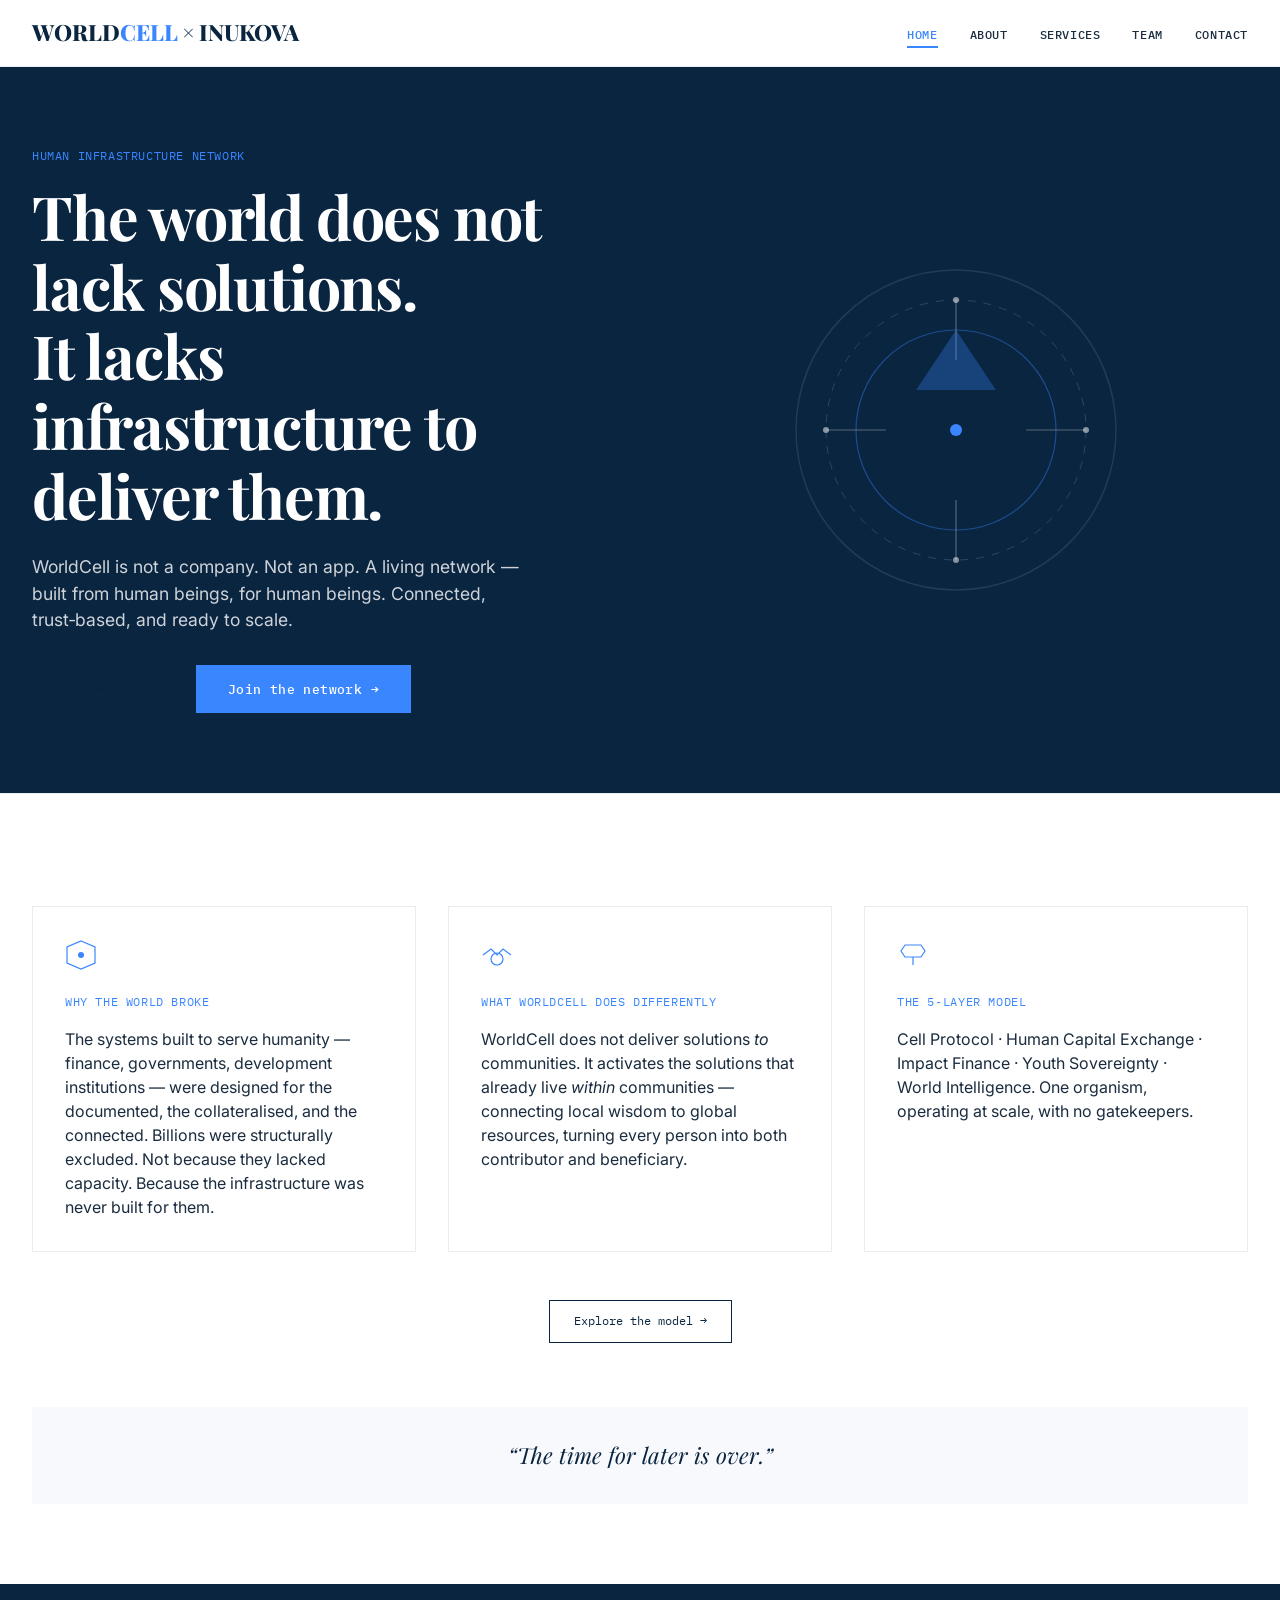
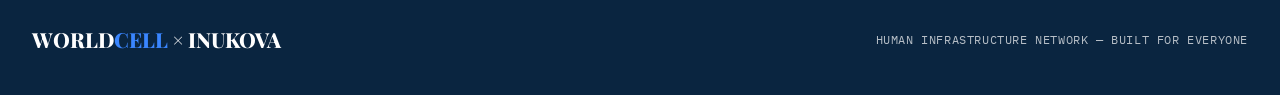
<file: index.html>
<!-- index.html - Home Page -->
<!DOCTYPE html>
<html lang="en">
<head>
  <meta charset="UTF-8">
  <meta name="viewport" content="width=device-width, initial-scale=1.0">
  <title>WorldCell — Human Infrastructure Network</title>
  <link href="https://fonts.googleapis.com/css2?family=Playfair+Display:wght@400;500;600;700;800;900&family=IBM+Plex+Mono:wght@400;500&family=Inter:opsz,wght@14..32,400;14..32,500;14..32,600&display=swap" rel="stylesheet">
  <link rel="stylesheet" href="styles.css">
</head>
<body>
  <nav class="navbar">
    <div class="nav-container">
      <div class="logo"><a href="index.html">WORLD<span>CELL</span> × INUKOVA</a></div>
      <ul class="nav-links">
        <li><a href="index.html" class="active">Home</a></li>
        <li><a href="about.html">About</a></li>
        <li><a href="services.html">Services</a></li>
        <li><a href="story.html">Team</a></li>
        <li><a href="contact.html">Contact</a></li>
      </ul>
    </div>
  </nav>

  <main>
    <section class="hero">
      <div class="hero-grid">
        <div class="hero-content">
          <p class="hero-eyebrow">Human Infrastructure Network</p>
          <h1 class="hero-headline">The world does not lack solutions.<br>It lacks infrastructure to deliver them.</h1>
          <p class="hero-sub">WorldCell is not a company. Not an app. A living network — built from human beings, for human beings. Connected, trust‑based, and ready to scale.</p>
          <div class="hero-buttons">
            <a href="about.html" class="btn-outline">Read manifesto</a>
            <a href="contact.html" class="btn-primary">Join the network →</a>
          </div>
        </div>
        <div class="hero-visual">
          <svg viewBox="0 0 400 400" fill="none">
            <circle cx="200" cy="200" r="160" stroke="white" stroke-opacity="0.1" stroke-width="1.5"/>
            <circle cx="200" cy="200" r="130" stroke="white" stroke-opacity="0.15" stroke-width="1" stroke-dasharray="8 8"/>
            <circle cx="200" cy="200" r="100" stroke="var(--accent)" stroke-opacity="0.4" stroke-width="1.2"/>
            <path d="M200 70 L200 130" stroke="white" stroke-opacity="0.3" stroke-width="1.2"/>
            <path d="M200 270 L200 330" stroke="white" stroke-opacity="0.3" stroke-width="1.2"/>
            <path d="M70 200 L130 200" stroke="white" stroke-opacity="0.3" stroke-width="1.2"/>
            <path d="M270 200 L330 200" stroke="white" stroke-opacity="0.3" stroke-width="1.2"/>
            <circle cx="200" cy="200" r="6" fill="var(--accent)"/>
            <circle cx="200" cy="70" r="3" fill="white" fill-opacity="0.5"/>
            <circle cx="200" cy="330" r="3" fill="white" fill-opacity="0.5"/>
            <circle cx="70" cy="200" r="3" fill="white" fill-opacity="0.5"/>
            <circle cx="330" cy="200" r="3" fill="white" fill-opacity="0.5"/>
            <path d="M200 100 L160 160 L240 160 Z" fill="var(--accent)" fill-opacity="0.3"/>
          </svg>
        </div>
      </div>
    </section>

    <section>
      <div class="container">
        <div class="grid-3">
          <div class="card">
            <div class="card-icon">
              <svg width="32" height="32" viewBox="0 0 32 32"><path d="M16 2 L30 8 L30 24 L16 30 L2 24 L2 8 Z" stroke="var(--accent)" stroke-width="1.2" fill="none"/><circle cx="16" cy="16" r="3" fill="var(--accent)"/></svg>
            </div>
            <div class="card-label">Why the world broke</div>
            <p>The systems built to serve humanity — finance, governments, development institutions — were designed for the documented, the collateralised, and the connected. Billions were structurally excluded. Not because they lacked capacity. Because the infrastructure was never built for them.</p>
          </div>
          <div class="card">
            <div class="card-icon">
              <svg width="32" height="32" viewBox="0 0 32 32"><path d="M2 16 L10 10 L16 16 L22 10 L30 16" stroke="var(--accent)" stroke-width="1.2" fill="none"/><circle cx="16" cy="20" r="6" stroke="var(--accent)" stroke-width="1.2" fill="none"/></svg>
            </div>
            <div class="card-label">What WorldCell does differently</div>
            <p>WorldCell does not deliver solutions <em>to</em> communities. It activates the solutions that already live <em>within</em> communities — connecting local wisdom to global resources, turning every person into both contributor and beneficiary.</p>
          </div>
          <div class="card">
            <div class="card-icon">
              <svg width="32" height="32" viewBox="0 0 32 32"><path d="M8 6 L24 6 L28 12 L24 18 L8 18 L4 12 Z" stroke="var(--accent)" stroke-width="1.2" fill="none"/><line x1="16" y1="18" x2="16" y2="26" stroke="var(--accent)" stroke-width="1.2"/></svg>
            </div>
            <div class="card-label">The 5‑layer model</div>
            <p>Cell Protocol · Human Capital Exchange · Impact Finance · Youth Sovereignty · World Intelligence. One organism, operating at scale, with no gatekeepers.</p>
          </div>
        </div>
        <div class="section-footer">
          <a href="services.html" class="btn-outline">Explore the model →</a>
        </div>
        <div class="quote-block">
          <p class="quote-text">“The time for later is over.”</p>
        </div>
      </div>
    </section>
  </main>

  <footer class="footer">
    <div class="footer-inner">
      <div class="footer-brand">WORLD<span>CELL</span> × INUKOVA</div>
      <div class="footer-tagline">Human Infrastructure Network — Built for Everyone</div>
    </div>
  </footer>
</body>
</html>
</file>
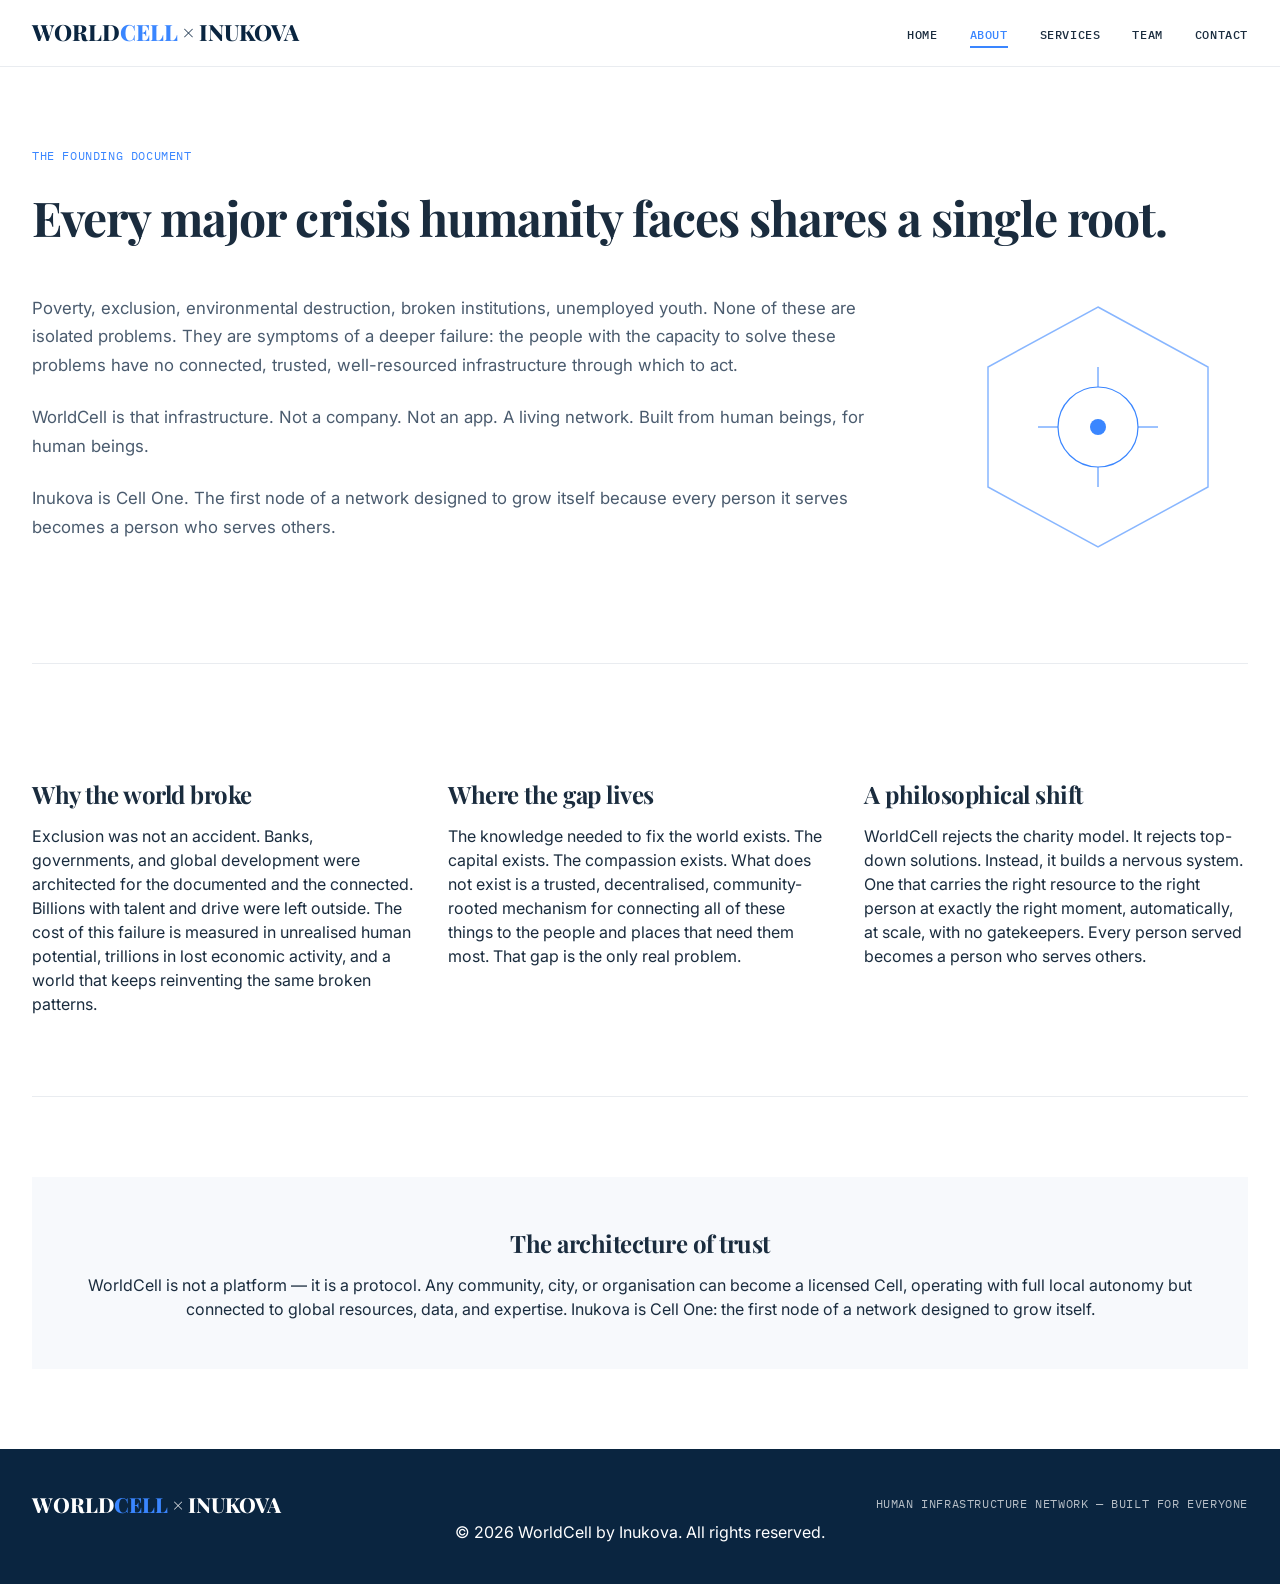
<file: about.html>
<!-- about.html - About Page -->
<!DOCTYPE html>
<html lang="en">
<head>
  <meta charset="UTF-8">
  <meta name="viewport" content="width=device-width, initial-scale=1.0">
  <title>WorldCell — About / Manifesto</title>
  <link href="https://fonts.googleapis.com/css2?family=Playfair+Display:wght@400;500;600;700;800;900&family=IBM+Plex+Mono:wght@400;500&family=Inter:opsz,wght@14..32,400;14..32,500;14..32,600&display=swap" rel="stylesheet">
  <link rel="stylesheet" href="styles.css">
</head>
<body>
  <nav class="navbar">
    <div class="nav-container">
      <div class="logo"><a href="index.html">WORLD<span>CELL</span> × INUKOVA</a></div>
      <ul class="nav-links">
        <li><a href="index.html">Home</a></li>
        <li><a href="about.html" class="active">About</a></li>
        <li><a href="services.html">Services</a></li>
        <li><a href="story.html">Team</a></li>
        <li><a href="contact.html">Contact</a></li>
      </ul>
    </div>
  </nav>

  <main>
    <div class="container">
      <section>
        <p class="section-eyebrow">The Founding Document</p>
        <h2>Every major crisis humanity faces shares a single root.</h2>
        <div class="manifesto-grid">
          <div class="manifesto-text">
            <p>Poverty, exclusion, environmental destruction, broken institutions, unemployed youth. None of these are isolated problems. They are symptoms of a deeper failure: the people with the capacity to solve these problems have no connected, trusted, well-resourced infrastructure through which to act.</p>
            <p>WorldCell is that infrastructure. Not a company. Not an app. A living network. Built from human beings, for human beings.</p>
            <p>Inukova is Cell One. The first node of a network designed to grow itself because every person it serves becomes a person who serves others.</p>
          </div>
          <div class="manifesto-visual">
            <svg viewBox="0 0 300 300" fill="none">
              <path d="M150 30 L260 90 L260 210 L150 270 L40 210 L40 90 Z" stroke="var(--accent)" stroke-width="1.5" fill="none" stroke-opacity="0.6"/>
              <circle cx="150" cy="150" r="40" stroke="var(--accent)" stroke-width="1.2" fill="none"/>
              <circle cx="150" cy="150" r="8" fill="var(--accent)"/>
              <line x1="150" y1="90" x2="150" y2="110" stroke="var(--accent)" stroke-width="1"/>
              <line x1="150" y1="190" x2="150" y2="210" stroke="var(--accent)" stroke-width="1"/>
              <line x1="90" y1="150" x2="110" y2="150" stroke="var(--accent)" stroke-width="1"/>
              <line x1="190" y1="150" x2="210" y2="150" stroke="var(--accent)" stroke-width="1"/>
            </svg>
          </div>
        </div>
      </section>

      <section>
        <div class="grid-3">
          <div>
            <h3>Why the world broke</h3>
            <p>Exclusion was not an accident. Banks, governments, and global development were architected for the documented and the connected. Billions with talent and drive were left outside. The cost of this failure is measured in unrealised human potential, trillions in lost economic activity, and a world that keeps reinventing the same broken patterns.</p>
          </div>
          <div>
            <h3>Where the gap lives</h3>
            <p>The knowledge needed to fix the world exists. The capital exists. The compassion exists. What does not exist is a trusted, decentralised, community-rooted mechanism for connecting all of these things to the people and places that need them most. That gap is the only real problem.</p>
          </div>
          <div>
            <h3>A philosophical shift</h3>
            <p>WorldCell rejects the charity model. It rejects top-down solutions. Instead, it builds a nervous system. One that carries the right resource to the right person at exactly the right moment, automatically, at scale, with no gatekeepers. Every person served becomes a person who serves others.</p>
          </div>
        </div>
      </section>

      <section>
        <div class="architecture-block">
          <h3>The architecture of trust</h3>
          <p>WorldCell is not a platform — it is a protocol. Any community, city, or organisation can become a licensed Cell, operating with full local autonomy but connected to global resources, data, and expertise. Inukova is Cell One: the first node of a network designed to grow itself.</p>
        </div>
      </section>
    </div>
  </main>

  <footer class="footer">
  <div class="footer-inner">
    <div class="footer-brand">WORLD<span>CELL</span> × INUKOVA</div>
    <div class="footer-tagline">Human Infrastructure Network — Built for Everyone</div>
  </div>
  <div class="copyright">© 2026 WorldCell by Inukova. All rights reserved.</div>
</footer>
</file>
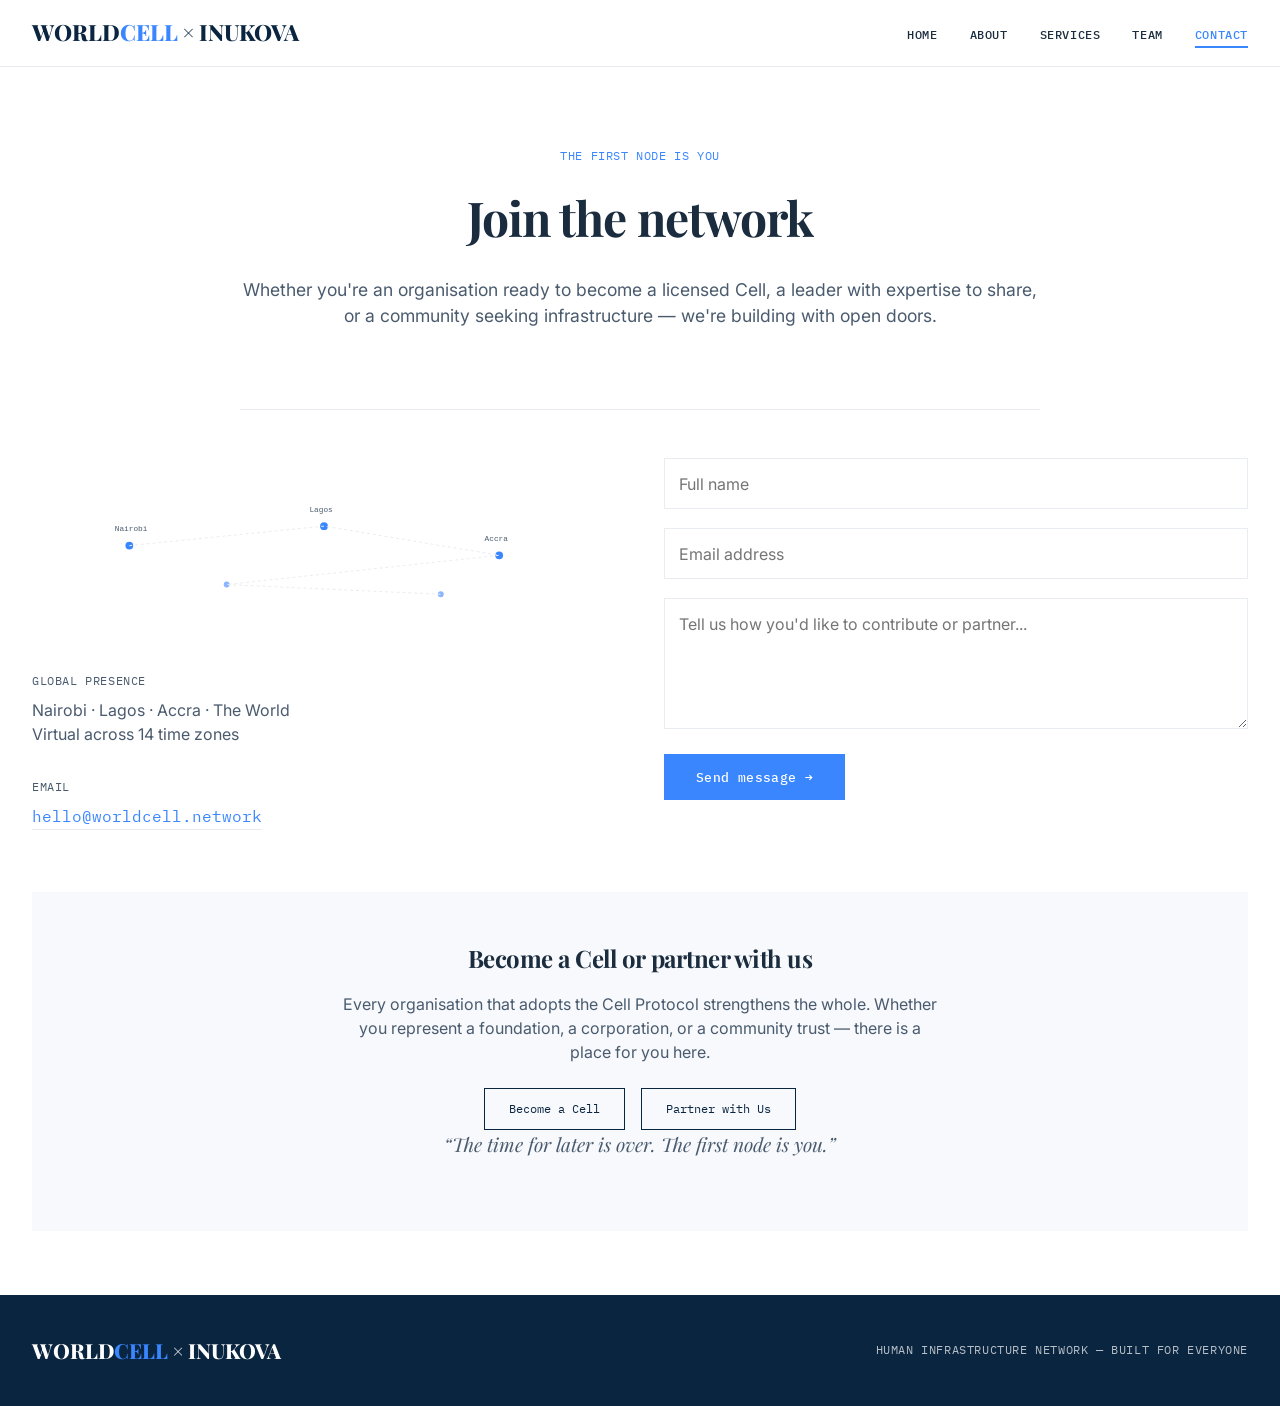
<file: contact.html>
<!-- contact.html - Contact Page -->
<!DOCTYPE html>
<html lang="en">
<head>
  <meta charset="UTF-8">
  <meta name="viewport" content="width=device-width, initial-scale=1.0">
  <title>WorldCell — Join the Network</title>
  <link href="https://fonts.googleapis.com/css2?family=Playfair+Display:wght@400;500;600;700;800;900&family=IBM+Plex+Mono:wght@400;500&family=Inter:opsz,wght@14..32,400;14..32,500;14..32,600&display=swap" rel="stylesheet">
  <link rel="stylesheet" href="styles.css">
</head>
<body>
  <nav class="navbar">
    <div class="nav-container">
      <div class="logo"><a href="index.html">WORLD<span>CELL</span> × INUKOVA</a></div>
      <ul class="nav-links">
        <li><a href="index.html">Home</a></li>
        <li><a href="about.html">About</a></li>
        <li><a href="services.html">Services</a></li>
        <li><a href="story.html">Team</a></li>
        <li><a href="contact.html" class="active">Contact</a></li>
      </ul>
    </div>
  </nav>

  <main>
    <div class="container">
      <section class="contact-intro">
        <p class="section-eyebrow">The First Node Is You</p>
        <h2>Join the network</h2>
        <p class="contact-subhead">Whether you're an organisation ready to become a licensed Cell, a leader with expertise to share, or a community seeking infrastructure — we're building with open doors.</p>
      </section>

      <div class="contact-grid">
        <div class="contact-info">
          <div class="contact-map">
            <svg viewBox="0 0 600 180" preserveAspectRatio="xMidYMid meet">
              <circle cx="100" cy="90" r="4" fill="var(--accent)"/>
              <text x="85" y="75" font-size="8" fill="var(--text-soft)" font-family="monospace">Nairobi</text>
              <circle cx="300" cy="70" r="4" fill="var(--accent)"/>
              <text x="285" y="55" font-size="8" fill="var(--text-soft)" font-family="monospace">Lagos</text>
              <circle cx="480" cy="100" r="4" fill="var(--accent)"/>
              <text x="465" y="85" font-size="8" fill="var(--text-soft)" font-family="monospace">Accra</text>
              <circle cx="200" cy="130" r="3" fill="var(--accent)" opacity="0.6"/>
              <circle cx="420" cy="140" r="3" fill="var(--accent)" opacity="0.6"/>
              <path d="M100 90 L300 70 L480 100 L200 130 L420 140" stroke="var(--gray-border)" stroke-width="1" fill="none" stroke-dasharray="3 3"/>
            </svg>
          </div>
          <div class="contact-details">
            <p class="mono-label">Global presence</p>
            <p>Nairobi · Lagos · Accra · The World<br>Virtual across 14 time zones</p>
            <p class="mono-label" style="margin-top: 2rem;">Email</p>
            <a href="mailto:hello@worldcell.network" class="contact-email">hello@worldcell.network</a>
          </div>
        </div>
        <div class="contact-form">
          <form action="#" method="post">
            <div class="form-group">
              <input type="text" name="name" placeholder="Full name" required>
            </div>
            <div class="form-group">
              <input type="email" name="email" placeholder="Email address" required>
            </div>
            <div class="form-group">
              <textarea rows="5" name="message" placeholder="Tell us how you'd like to contribute or partner..."></textarea>
            </div>
            <button type="submit" class="btn-primary">Send message →</button>
          </form>
        </div>
      </div>

      <div class="contact-cta">
        <div class="cta-block">
          <h3>Become a Cell or partner with us</h3>
          <p>Every organisation that adopts the Cell Protocol strengthens the whole. Whether you represent a foundation, a corporation, or a community trust — there is a place for you here.</p>
          <div class="double-buttons">
            <a href="#" class="btn-outline">Become a Cell</a>
            <a href="#" class="btn-outline">Partner with Us</a>
          </div>
          <p class="cta-quote">“The time for later is over. The first node is you.”</p>
        </div>
      </div>
    </div>
  </main>

  <footer class="footer">
    <div class="footer-inner">
      <div class="footer-brand">WORLD<span>CELL</span> × INUKOVA</div>
      <div class="footer-tagline">Human Infrastructure Network — Built for Everyone</div>
    </div>
  </footer>
</body>
</html>
</file>
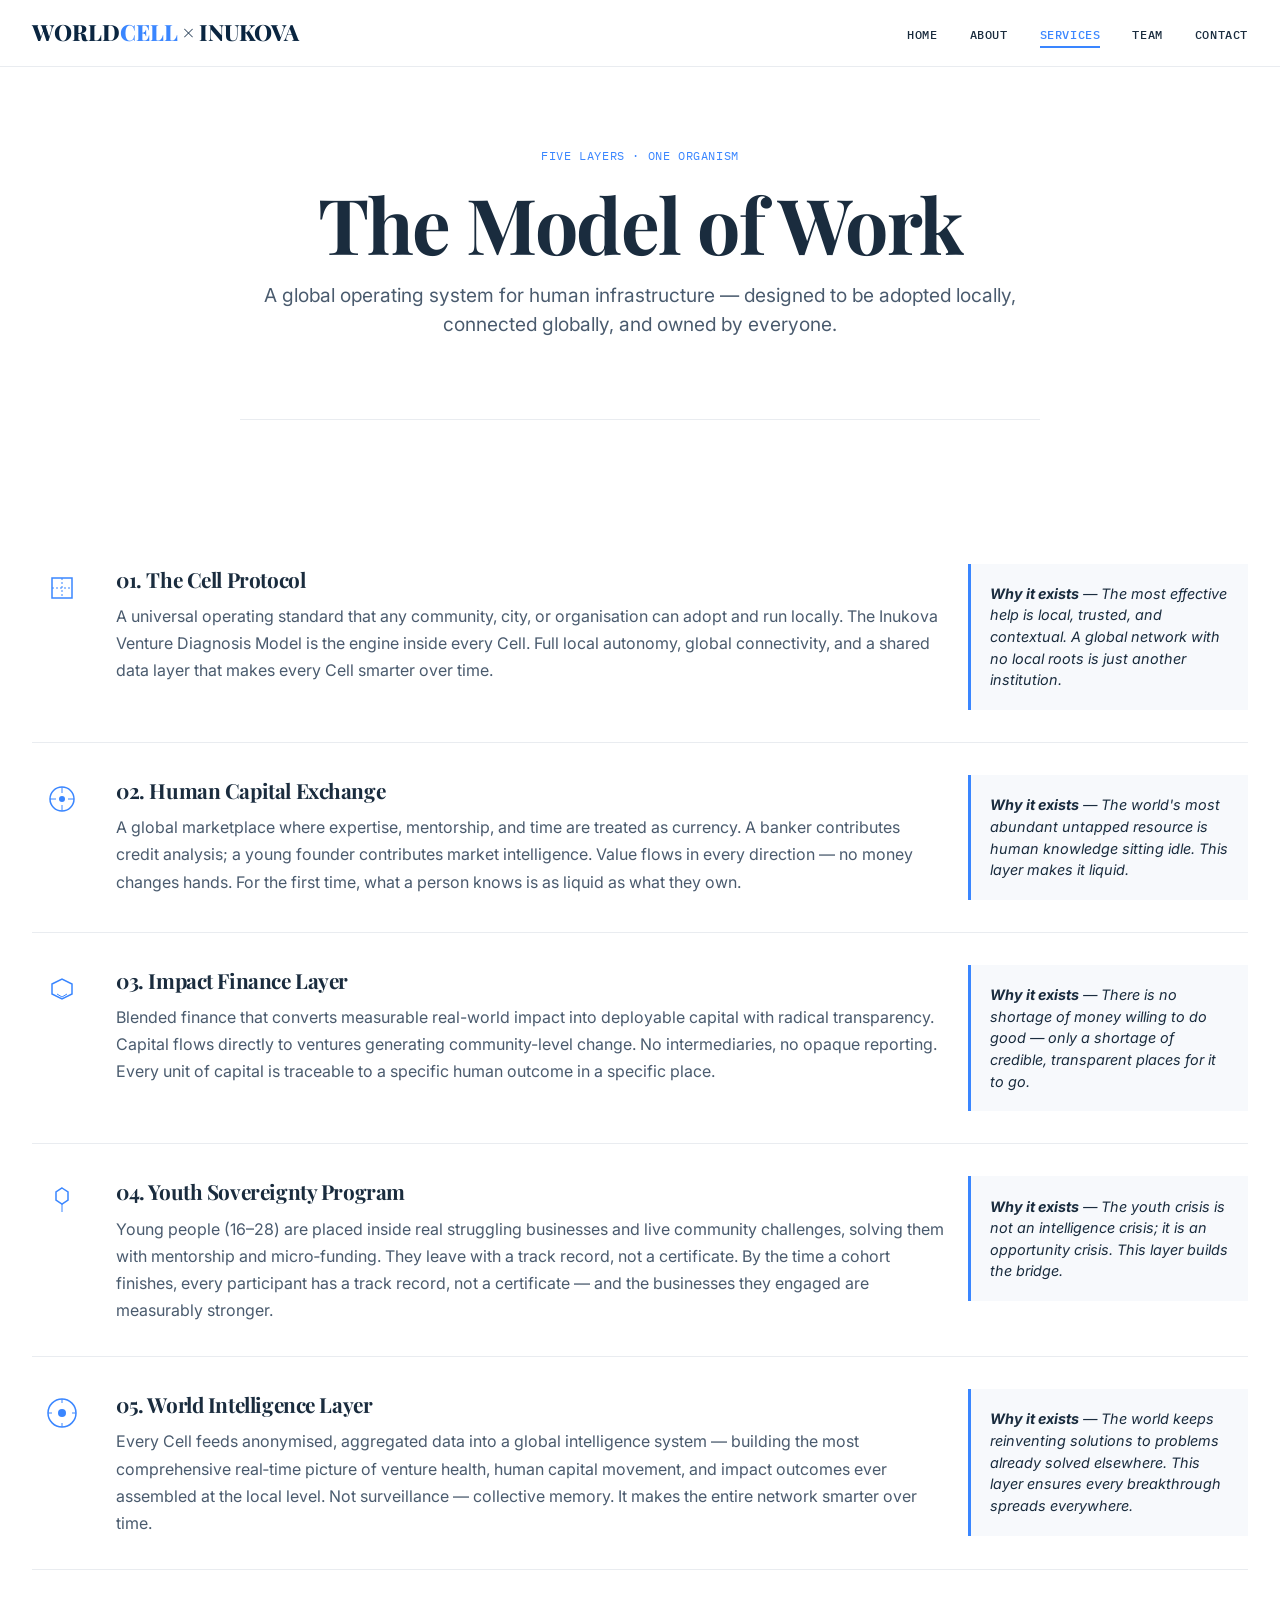
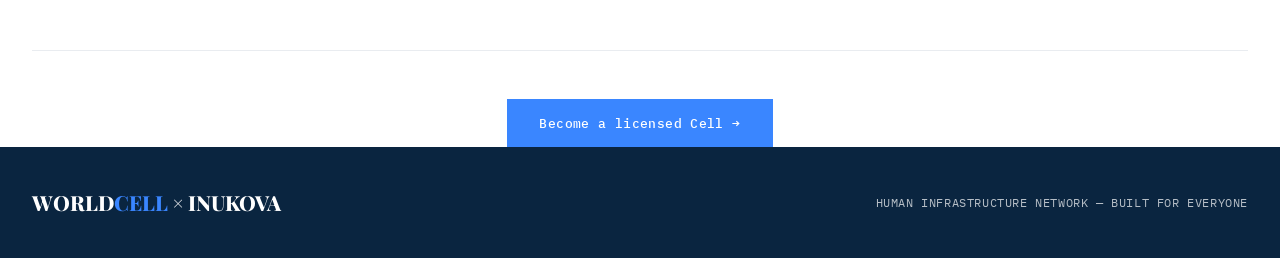
<file: Services.html>
<!-- services.html - Services / Model of Work -->
<!DOCTYPE html>
<html lang="en">
<head>
  <meta charset="UTF-8">
  <meta name="viewport" content="width=device-width, initial-scale=1.0">
  <title>WorldCell — The Model of Work</title>
  <link href="https://fonts.googleapis.com/css2?family=Playfair+Display:wght@400;500;600;700;800;900&family=IBM+Plex+Mono:wght@400;500&family=Inter:opsz,wght@14..32,400;14..32,500;14..32,600&display=swap" rel="stylesheet">
  <link rel="stylesheet" href="styles.css">
</head>
<body>
  <nav class="navbar">
    <div class="nav-container">
      <div class="logo"><a href="index.html">WORLD<span>CELL</span> × INUKOVA</a></div>
      <ul class="nav-links">
        <li><a href="index.html">Home</a></li>
        <li><a href="about.html">About</a></li>
        <li><a href="services.html" class="active">Services</a></li>
        <li><a href="team.html">Team</a></li>
        <li><a href="contact.html">Contact</a></li>
      </ul>
    </div>
  </nav>

  <main>
    <div class="container">
      <section class="services-intro">
        <p class="section-eyebrow">Five Layers · One Organism</p>
        <h1>The Model of Work</h1>
        <p class="services-subhead">A global operating system for human infrastructure — designed to be adopted locally, connected globally, and owned by everyone.</p>
      </section>

      <section class="layers-section">
        <div class="layer">
          <div class="layer-icon">
            <svg width="40" height="40" viewBox="0 0 40 40">
              <rect x="10" y="10" width="20" height="20" stroke="var(--accent)" stroke-width="1.5" fill="none"/>
              <line x1="20" y1="10" x2="20" y2="30" stroke="var(--accent)" stroke-width="1" stroke-dasharray="2 2"/>
              <line x1="10" y1="20" x2="30" y2="20" stroke="var(--accent)" stroke-width="1" stroke-dasharray="2 2"/>
            </svg>
          </div>
          <div class="layer-content">
            <h3>01. The Cell Protocol</h3>
            <p>A universal operating standard that any community, city, or organisation can adopt and run locally. The Inukova Venture Diagnosis Model is the engine inside every Cell. Full local autonomy, global connectivity, and a shared data layer that makes every Cell smarter over time.</p>
          </div>
          <div class="layer-reason">
            <p><strong>Why it exists</strong> — The most effective help is local, trusted, and contextual. A global network with no local roots is just another institution.</p>
          </div>
        </div>

        <div class="layer">
          <div class="layer-icon">
            <svg width="40" height="40" viewBox="0 0 40 40">
              <circle cx="20" cy="20" r="12" stroke="var(--accent)" stroke-width="1.5" fill="none"/>
              <circle cx="20" cy="20" r="3" fill="var(--accent)"/>
              <line x1="20" y1="8" x2="20" y2="14" stroke="var(--accent)" stroke-width="1"/>
              <line x1="20" y1="26" x2="20" y2="32" stroke="var(--accent)" stroke-width="1"/>
              <line x1="8" y1="20" x2="14" y2="20" stroke="var(--accent)" stroke-width="1"/>
              <line x1="26" y1="20" x2="32" y2="20" stroke="var(--accent)" stroke-width="1"/>
            </svg>
          </div>
          <div class="layer-content">
            <h3>02. Human Capital Exchange</h3>
            <p>A global marketplace where expertise, mentorship, and time are treated as currency. A banker contributes credit analysis; a young founder contributes market intelligence. Value flows in every direction — no money changes hands. For the first time, what a person knows is as liquid as what they own.</p>
          </div>
          <div class="layer-reason">
            <p><strong>Why it exists</strong> — The world's most abundant untapped resource is human knowledge sitting idle. This layer makes it liquid.</p>
          </div>
        </div>

        <div class="layer">
          <div class="layer-icon">
            <svg width="40" height="40" viewBox="0 0 40 40">
              <path d="M10 15 L20 10 L30 15 L30 25 L20 30 L10 25 Z" stroke="var(--accent)" stroke-width="1.5" fill="none"/>
              <path d="M15 25 L20 28 L25 25" stroke="var(--accent)" stroke-width="1" fill="none"/>
            </svg>
          </div>
          <div class="layer-content">
            <h3>03. Impact Finance Layer</h3>
            <p>Blended finance that converts measurable real-world impact into deployable capital with radical transparency. Capital flows directly to ventures generating community-level change. No intermediaries, no opaque reporting. Every unit of capital is traceable to a specific human outcome in a specific place.</p>
          </div>
          <div class="layer-reason">
            <p><strong>Why it exists</strong> — There is no shortage of money willing to do good — only a shortage of credible, transparent places for it to go.</p>
          </div>
        </div>

        <div class="layer">
          <div class="layer-icon">
            <svg width="40" height="40" viewBox="0 0 40 40">
              <path d="M20 8 L26 12 L26 20 L20 24 L14 20 L14 12 Z" stroke="var(--accent)" stroke-width="1.5" fill="none"/>
              <line x1="20" y1="24" x2="20" y2="32" stroke="var(--accent)" stroke-width="1"/>
            </svg>
          </div>
          <div class="layer-content">
            <h3>04. Youth Sovereignty Program</h3>
            <p>Young people (16–28) are placed inside real struggling businesses and live community challenges, solving them with mentorship and micro‑funding. They leave with a track record, not a certificate. By the time a cohort finishes, every participant has a track record, not a certificate — and the businesses they engaged are measurably stronger.</p>
          </div>
          <div class="layer-reason">
            <p><strong>Why it exists</strong> — The youth crisis is not an intelligence crisis; it is an opportunity crisis. This layer builds the bridge.</p>
          </div>
        </div>

        <div class="layer">
          <div class="layer-icon">
            <svg width="40" height="40" viewBox="0 0 40 40">
              <circle cx="20" cy="20" r="14" stroke="var(--accent)" stroke-width="1.5" fill="none"/>
              <circle cx="20" cy="20" r="4" fill="var(--accent)"/>
              <line x1="20" y1="6" x2="20" y2="10" stroke="var(--accent)" stroke-width="1"/>
              <line x1="20" y1="30" x2="20" y2="34" stroke="var(--accent)" stroke-width="1"/>
              <line x1="6" y1="20" x2="10" y2="20" stroke="var(--accent)" stroke-width="1"/>
              <line x1="30" y1="20" x2="34" y2="20" stroke="var(--accent)" stroke-width="1"/>
            </svg>
          </div>
          <div class="layer-content">
            <h3>05. World Intelligence Layer</h3>
            <p>Every Cell feeds anonymised, aggregated data into a global intelligence system — building the most comprehensive real‑time picture of venture health, human capital movement, and impact outcomes ever assembled at the local level. Not surveillance — collective memory. It makes the entire network smarter over time.</p>
          </div>
          <div class="layer-reason">
            <p><strong>Why it exists</strong> — The world keeps reinventing solutions to problems already solved elsewhere. This layer ensures every breakthrough spreads everywhere.</p>
          </div>
        </div>
      </section>

      <div class="services-cta">
        <a href="contact.html" class="btn-primary">Become a licensed Cell →</a>
      </div>
    </div>
  </main>

  <footer class="footer">
    <div class="footer-inner">
      <div class="footer-brand">WORLD<span>CELL</span> × INUKOVA</div>
      <div class="footer-tagline">Human Infrastructure Network — Built for Everyone</div>
    </div>
  </footer>
</body>
</html>
</file>
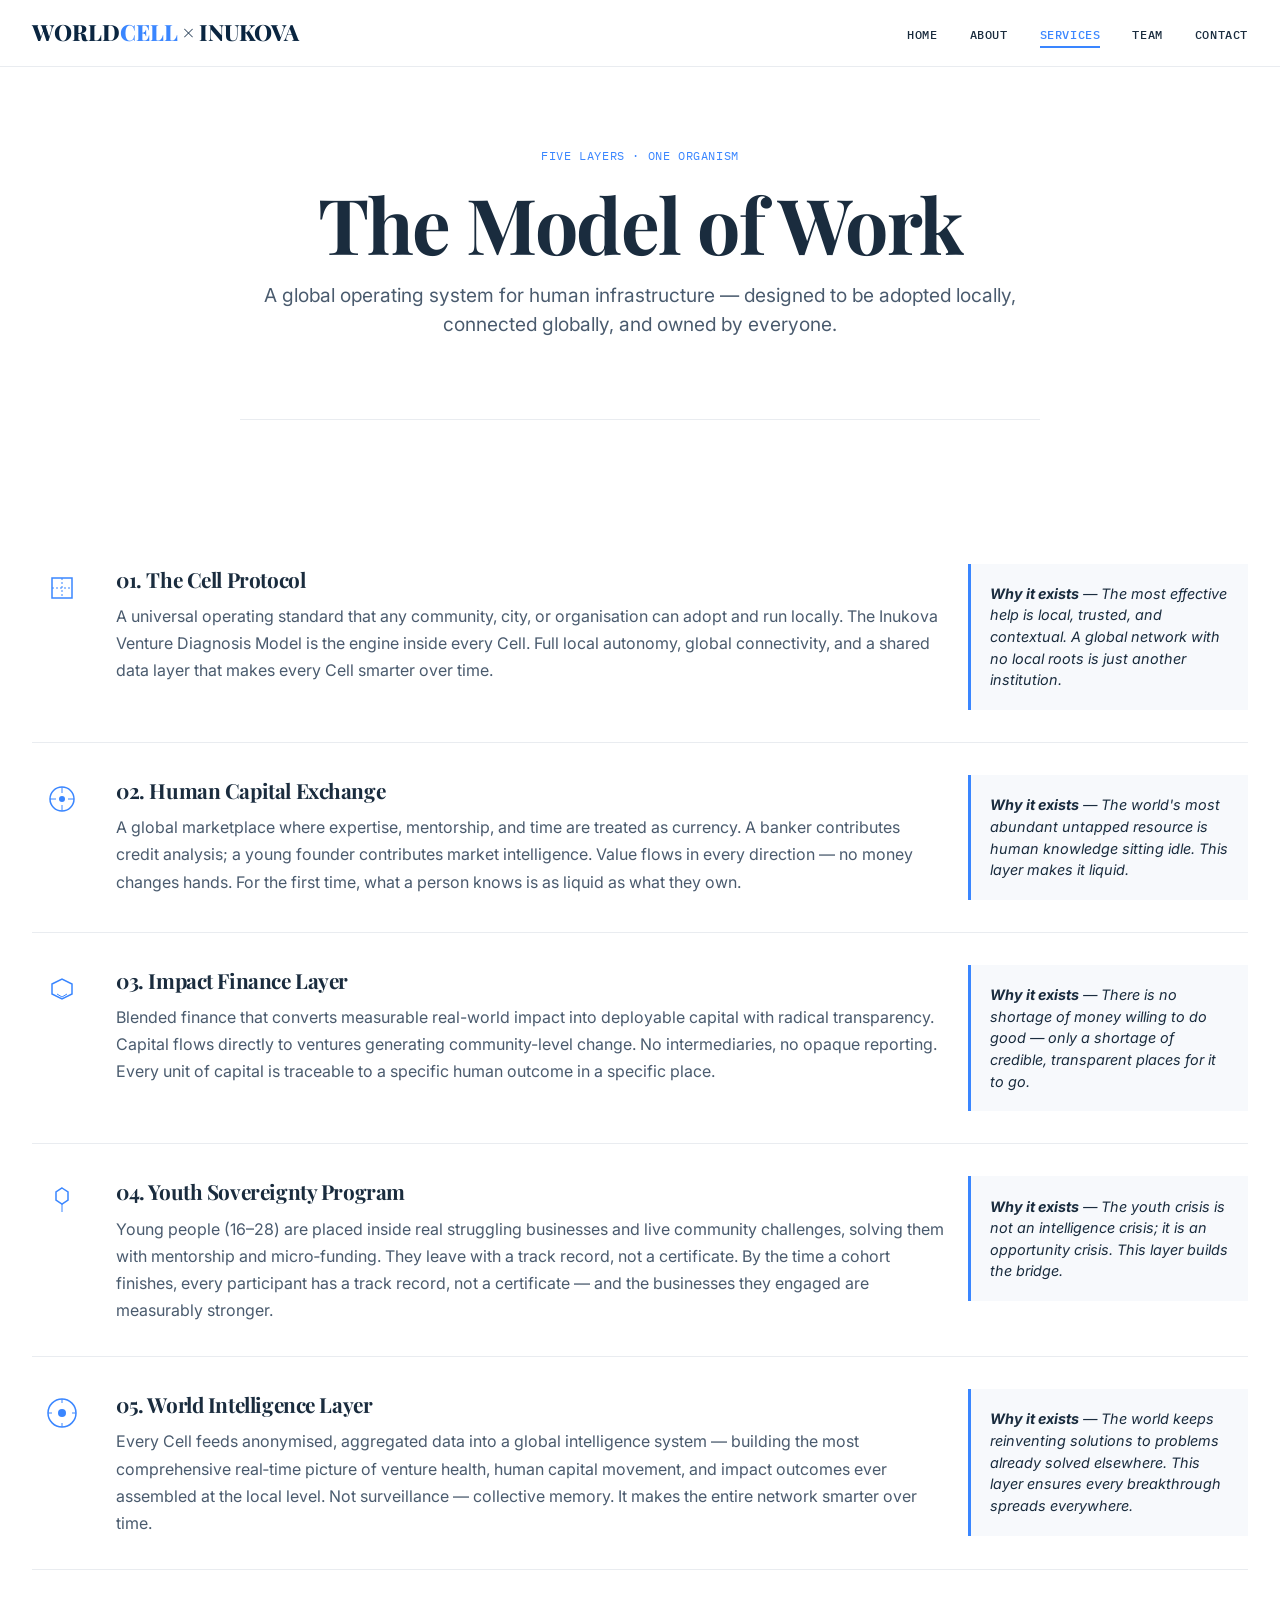
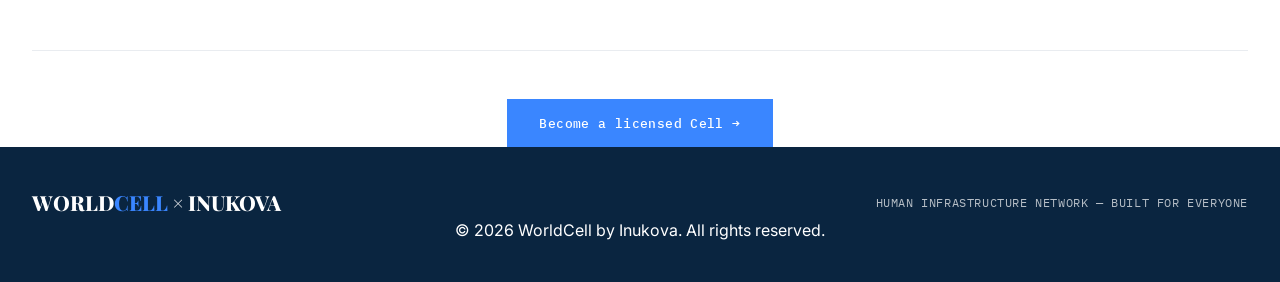
<file: services.html>
<!-- services.html - Services / Model of Work -->
<!DOCTYPE html>
<html lang="en">
<head>
  <meta charset="UTF-8">
  <meta name="viewport" content="width=device-width, initial-scale=1.0">
  <title>WorldCell — The Model of Work</title>
  <link href="https://fonts.googleapis.com/css2?family=Playfair+Display:wght@400;500;600;700;800;900&family=IBM+Plex+Mono:wght@400;500&family=Inter:opsz,wght@14..32,400;14..32,500;14..32,600&display=swap" rel="stylesheet">
  <link rel="stylesheet" href="styles.css">
</head>
<body>
  <nav class="navbar">
    <div class="nav-container">
      <div class="logo"><a href="index.html">WORLD<span>CELL</span> × INUKOVA</a></div>
      <ul class="nav-links">
        <li><a href="index.html">Home</a></li>
        <li><a href="about.html">About</a></li>
        <li><a href="services.html" class="active">Services</a></li>
        <li><a href="story.html">Team</a></li>
        <li><a href="contact.html">Contact</a></li>
      </ul>
    </div>
  </nav>

  <main>
    <div class="container">
      <section class="services-intro">
        <p class="section-eyebrow">Five Layers · One Organism</p>
        <h1>The Model of Work</h1>
        <p class="services-subhead">A global operating system for human infrastructure — designed to be adopted locally, connected globally, and owned by everyone.</p>
      </section>

      <section class="layers-section">
        <div class="layer">
          <div class="layer-icon">
            <svg width="40" height="40" viewBox="0 0 40 40">
              <rect x="10" y="10" width="20" height="20" stroke="var(--accent)" stroke-width="1.5" fill="none"/>
              <line x1="20" y1="10" x2="20" y2="30" stroke="var(--accent)" stroke-width="1" stroke-dasharray="2 2"/>
              <line x1="10" y1="20" x2="30" y2="20" stroke="var(--accent)" stroke-width="1" stroke-dasharray="2 2"/>
            </svg>
          </div>
          <div class="layer-content">
            <h3>01. The Cell Protocol</h3>
            <p>A universal operating standard that any community, city, or organisation can adopt and run locally. The Inukova Venture Diagnosis Model is the engine inside every Cell. Full local autonomy, global connectivity, and a shared data layer that makes every Cell smarter over time.</p>
          </div>
          <div class="layer-reason">
            <p><strong>Why it exists</strong> — The most effective help is local, trusted, and contextual. A global network with no local roots is just another institution.</p>
          </div>
        </div>

        <div class="layer">
          <div class="layer-icon">
            <svg width="40" height="40" viewBox="0 0 40 40">
              <circle cx="20" cy="20" r="12" stroke="var(--accent)" stroke-width="1.5" fill="none"/>
              <circle cx="20" cy="20" r="3" fill="var(--accent)"/>
              <line x1="20" y1="8" x2="20" y2="14" stroke="var(--accent)" stroke-width="1"/>
              <line x1="20" y1="26" x2="20" y2="32" stroke="var(--accent)" stroke-width="1"/>
              <line x1="8" y1="20" x2="14" y2="20" stroke="var(--accent)" stroke-width="1"/>
              <line x1="26" y1="20" x2="32" y2="20" stroke="var(--accent)" stroke-width="1"/>
            </svg>
          </div>
          <div class="layer-content">
            <h3>02. Human Capital Exchange</h3>
            <p>A global marketplace where expertise, mentorship, and time are treated as currency. A banker contributes credit analysis; a young founder contributes market intelligence. Value flows in every direction — no money changes hands. For the first time, what a person knows is as liquid as what they own.</p>
          </div>
          <div class="layer-reason">
            <p><strong>Why it exists</strong> — The world's most abundant untapped resource is human knowledge sitting idle. This layer makes it liquid.</p>
          </div>
        </div>

        <div class="layer">
          <div class="layer-icon">
            <svg width="40" height="40" viewBox="0 0 40 40">
              <path d="M10 15 L20 10 L30 15 L30 25 L20 30 L10 25 Z" stroke="var(--accent)" stroke-width="1.5" fill="none"/>
              <path d="M15 25 L20 28 L25 25" stroke="var(--accent)" stroke-width="1" fill="none"/>
            </svg>
          </div>
          <div class="layer-content">
            <h3>03. Impact Finance Layer</h3>
            <p>Blended finance that converts measurable real-world impact into deployable capital with radical transparency. Capital flows directly to ventures generating community-level change. No intermediaries, no opaque reporting. Every unit of capital is traceable to a specific human outcome in a specific place.</p>
          </div>
          <div class="layer-reason">
            <p><strong>Why it exists</strong> — There is no shortage of money willing to do good — only a shortage of credible, transparent places for it to go.</p>
          </div>
        </div>

        <div class="layer">
          <div class="layer-icon">
            <svg width="40" height="40" viewBox="0 0 40 40">
              <path d="M20 8 L26 12 L26 20 L20 24 L14 20 L14 12 Z" stroke="var(--accent)" stroke-width="1.5" fill="none"/>
              <line x1="20" y1="24" x2="20" y2="32" stroke="var(--accent)" stroke-width="1"/>
            </svg>
          </div>
          <div class="layer-content">
            <h3>04. Youth Sovereignty Program</h3>
            <p>Young people (16–28) are placed inside real struggling businesses and live community challenges, solving them with mentorship and micro‑funding. They leave with a track record, not a certificate. By the time a cohort finishes, every participant has a track record, not a certificate — and the businesses they engaged are measurably stronger.</p>
          </div>
          <div class="layer-reason">
            <p><strong>Why it exists</strong> — The youth crisis is not an intelligence crisis; it is an opportunity crisis. This layer builds the bridge.</p>
          </div>
        </div>

        <div class="layer">
          <div class="layer-icon">
            <svg width="40" height="40" viewBox="0 0 40 40">
              <circle cx="20" cy="20" r="14" stroke="var(--accent)" stroke-width="1.5" fill="none"/>
              <circle cx="20" cy="20" r="4" fill="var(--accent)"/>
              <line x1="20" y1="6" x2="20" y2="10" stroke="var(--accent)" stroke-width="1"/>
              <line x1="20" y1="30" x2="20" y2="34" stroke="var(--accent)" stroke-width="1"/>
              <line x1="6" y1="20" x2="10" y2="20" stroke="var(--accent)" stroke-width="1"/>
              <line x1="30" y1="20" x2="34" y2="20" stroke="var(--accent)" stroke-width="1"/>
            </svg>
          </div>
          <div class="layer-content">
            <h3>05. World Intelligence Layer</h3>
            <p>Every Cell feeds anonymised, aggregated data into a global intelligence system — building the most comprehensive real‑time picture of venture health, human capital movement, and impact outcomes ever assembled at the local level. Not surveillance — collective memory. It makes the entire network smarter over time.</p>
          </div>
          <div class="layer-reason">
            <p><strong>Why it exists</strong> — The world keeps reinventing solutions to problems already solved elsewhere. This layer ensures every breakthrough spreads everywhere.</p>
          </div>
        </div>
      </section>

      <div class="services-cta">
        <a href="contact.html" class="btn-primary">Become a licensed Cell →</a>
      </div>
    </div>
  </main>

<footer class="footer">
  <div class="footer-inner">
    <div class="footer-brand">WORLD<span>CELL</span> × INUKOVA</div>
    <div class="footer-tagline">Human Infrastructure Network — Built for Everyone</div>
  </div>
  <div class="copyright">© 2026 WorldCell by Inukova. All rights reserved.</div>
</footer>
</file>
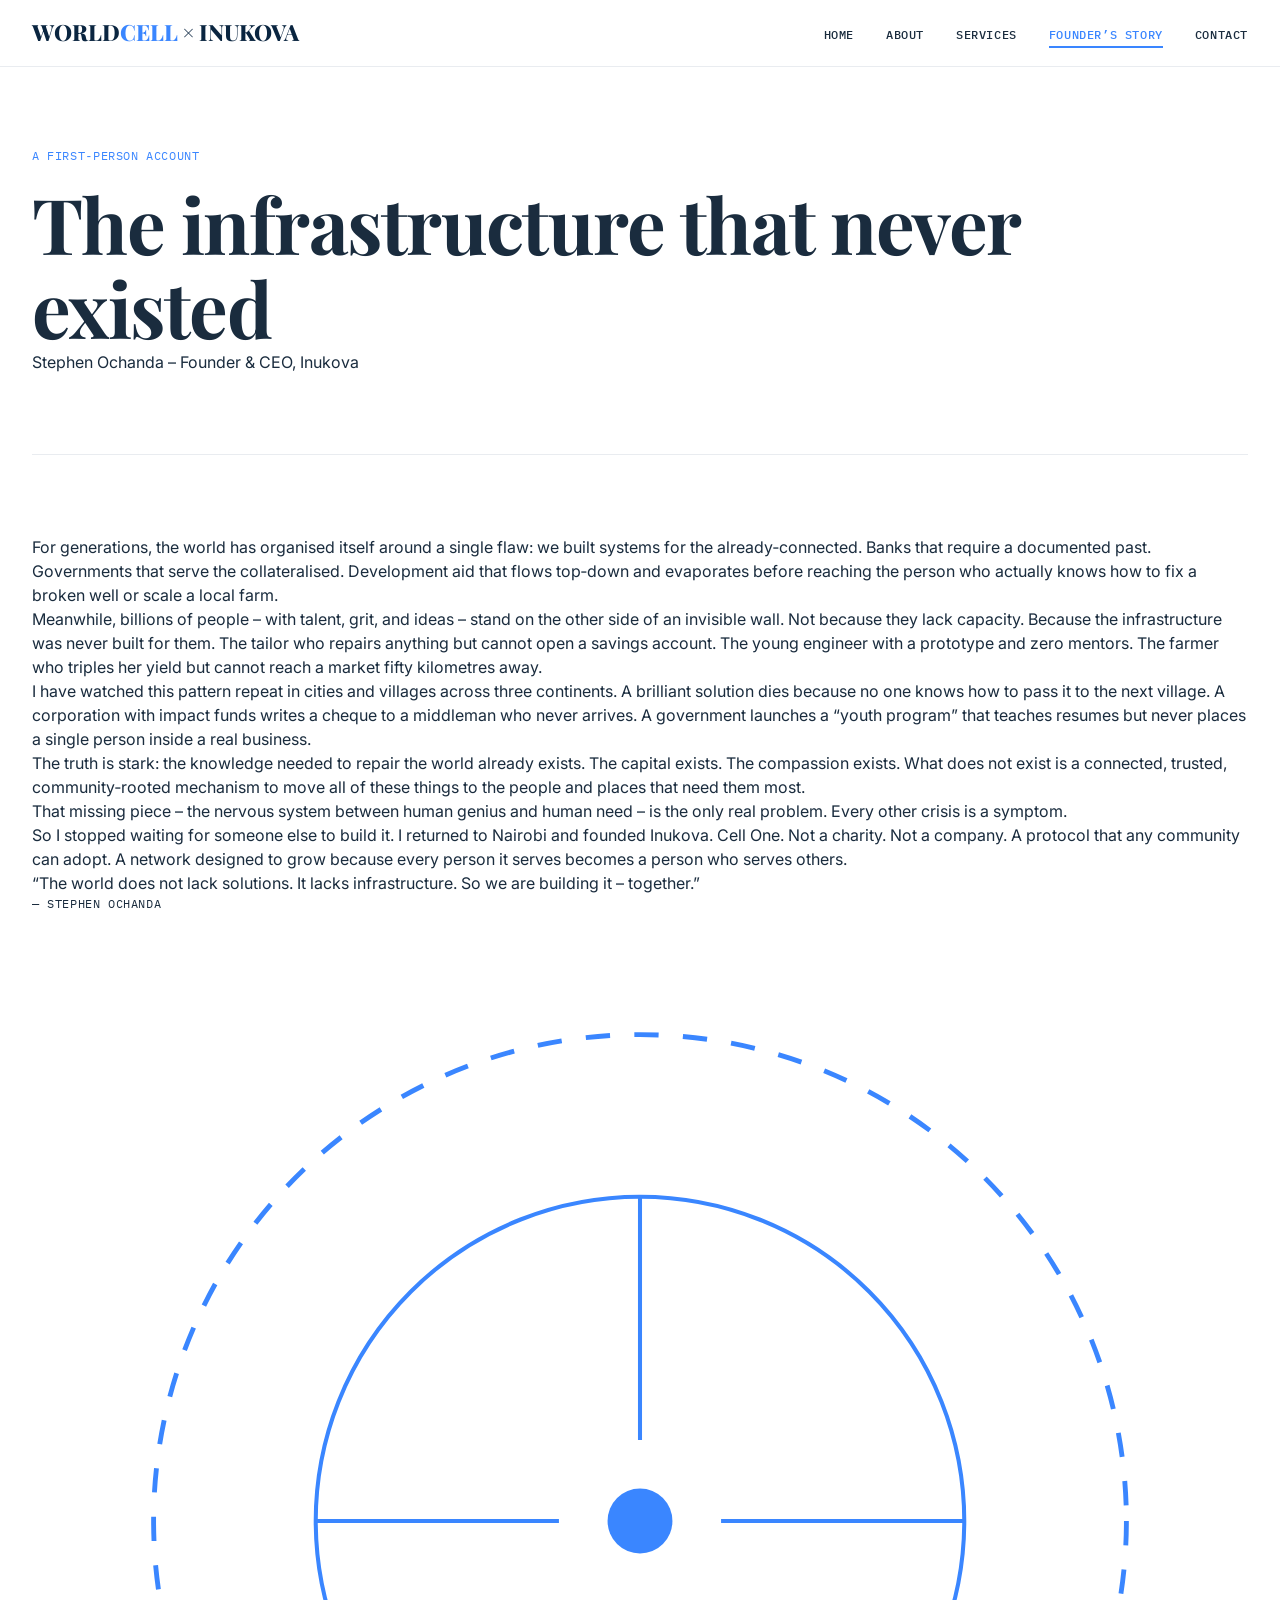
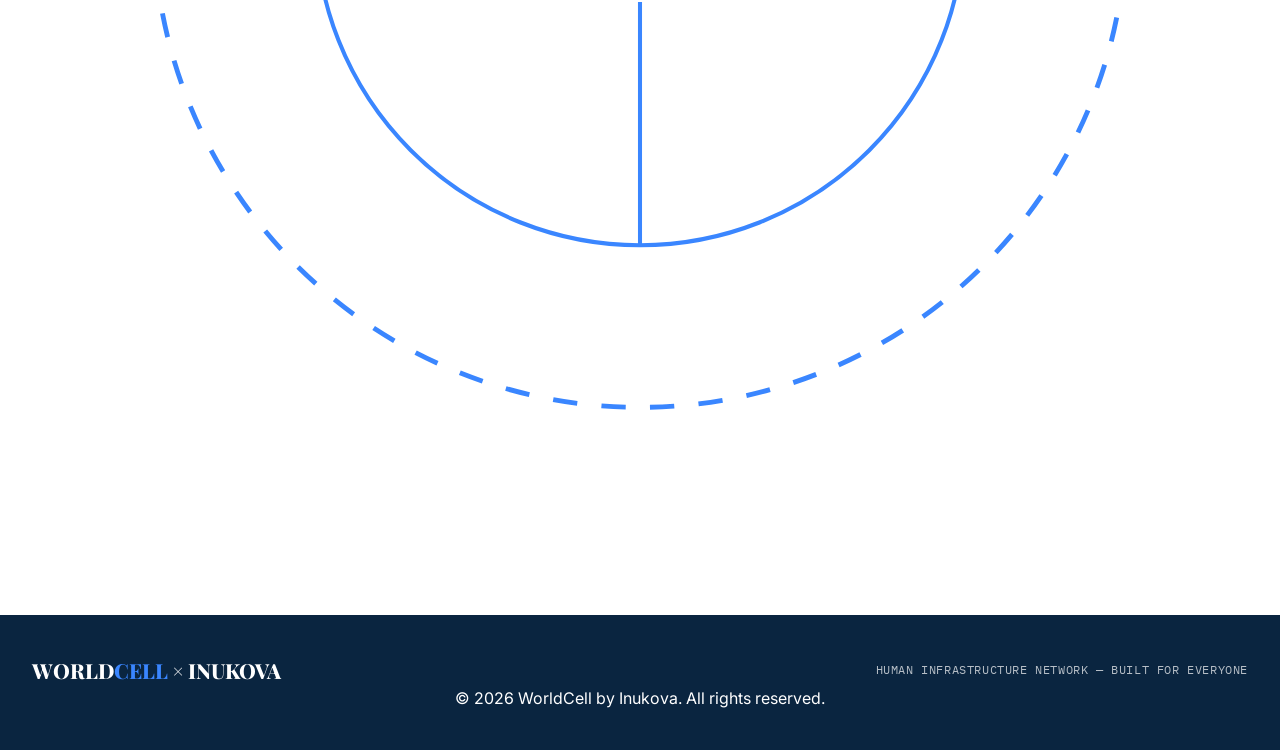
<file: story.html>
<!DOCTYPE html>
<html lang="en">
<head>
  <meta charset="UTF-8">
  <meta name="viewport" content="width=device-width, initial-scale=1.0">
  <title>WorldCell — Founder’s Story</title>
  <link href="https://fonts.googleapis.com/css2?family=Playfair+Display:wght@400;500;600;700;800;900&family=IBM+Plex+Mono:wght@400;500&family=Inter:opsz,wght@14..32,400;14..32,500;14..32,600&display=swap" rel="stylesheet">
  <link rel="stylesheet" href="styles.css">
</head>
<body>
  <nav class="navbar">
    <div class="nav-container">
      <div class="logo"><a href="index.html">WORLD<span>CELL</span> × INUKOVA</a></div>
      <ul class="nav-links">
        <li><a href="index.html">Home</a></li>
        <li><a href="about.html">About</a></li>
        <li><a href="services.html">Services</a></li>
        <li><a href="story.html" class="active">Founder’s Story</a></li>
        <li><a href="contact.html">Contact</a></li>
      </ul>
    </div>
  </nav>

  <main>
    <div class="container">
      <section class="story-intro">
        <p class="section-eyebrow">A first‑person account</p>
        <h1>The infrastructure that never existed</h1>
        <p class="story-byline">Stephen Ochanda – Founder & CEO, Inukova</p>
      </section>

      <section class="story-content">
        <div class="story-grid">
          <div class="story-text">
            <p>For generations, the world has organised itself around a single flaw: we built systems for the already‑connected. Banks that require a documented past. Governments that serve the collateralised. Development aid that flows top‑down and evaporates before reaching the person who actually knows how to fix a broken well or scale a local farm.</p>

            <p>Meanwhile, billions of people – with talent, grit, and ideas – stand on the other side of an invisible wall. Not because they lack capacity. Because the infrastructure was never built for them. The tailor who repairs anything but cannot open a savings account. The young engineer with a prototype and zero mentors. The farmer who triples her yield but cannot reach a market fifty kilometres away.</p>

            <p>I have watched this pattern repeat in cities and villages across three continents. A brilliant solution dies because no one knows how to pass it to the next village. A corporation with impact funds writes a cheque to a middleman who never arrives. A government launches a “youth program” that teaches resumes but never places a single person inside a real business.</p>

            <p>The truth is stark: the knowledge needed to repair the world already exists. The capital exists. The compassion exists. What does not exist is a connected, trusted, community‑rooted mechanism to move all of these things to the people and places that need them most.</p>

            <p>That missing piece – the nervous system between human genius and human need – is the only real problem. Every other crisis is a symptom.</p>

            <p>So I stopped waiting for someone else to build it. I returned to Nairobi and founded Inukova. Cell One. Not a charity. Not a company. A protocol that any community can adopt. A network designed to grow because every person it serves becomes a person who serves others.</p>

            <div class="story-quote">
              <p>“The world does not lack solutions. It lacks infrastructure. So we are building it – together.”</p>
              <p class="mono-label">— Stephen Ochanda</p>
            </div>
          </div>
          <div class="story-visual">
            <svg viewBox="0 0 300 300" fill="none">
              <circle cx="150" cy="150" r="120" stroke="var(--accent)" stroke-width="1.2" stroke-dasharray="6 6" fill="none"/>
              <circle cx="150" cy="150" r="80" stroke="var(--accent)" stroke-width="1" fill="none"/>
              <circle cx="150" cy="150" r="8" fill="var(--accent)"/>
              <path d="M150 70 L150 130" stroke="var(--accent)" stroke-width="1"/>
              <path d="M150 170 L150 230" stroke="var(--accent)" stroke-width="1"/>
              <path d="M70 150 L130 150" stroke="var(--accent)" stroke-width="1"/>
              <path d="M170 150 L230 150" stroke="var(--accent)" stroke-width="1"/>
            </svg>
          </div>
        </div>
      </section>
    </div>
  </main>

  <footer class="footer">
    <div class="footer-inner">
      <div class="footer-brand">WORLD<span>CELL</span> × INUKOVA</div>
      <div class="footer-tagline">Human Infrastructure Network — Built for Everyone</div>
    </div>
    <div class="copyright">© 2026 WorldCell by Inukova. All rights reserved.</div>
  </footer>
</body>
</html>
</file>
<file: styles.css>
/* styles.css - Shared Design System */
:root {
  --navy: #0A2540;
  --accent: #3A86FF;
  --white: #FFFFFF;
  --gray-light: #F7F9FC;
  --gray-border: #E9ECF0;
  --text-dark: #1A2C3E;
  --text-soft: #4A5B6E;
  --transition: all 0.2s ease;
}

* {
  margin: 0;
  padding: 0;
  box-sizing: border-box;
}

body {
  font-family: 'Inter', system-ui, -apple-system, 'Segoe UI', Roboto, Helvetica, sans-serif;
  background-color: var(--white);
  color: var(--text-dark);
  line-height: 1.5;
  scroll-behavior: smooth;
}

h1, h2, h3, .hero-headline {
  font-family: 'Playfair Display', Georgia, 'Times New Roman', serif;
  font-weight: 700;
  letter-spacing: -0.02em;
}

h1 {
  font-size: clamp(2.8rem, 8vw, 4.8rem);
  line-height: 1.1;
}

h2 {
  font-size: clamp(2rem, 5vw, 3rem);
  margin-bottom: 1.5rem;
}

h3 {
  font-size: 1.5rem;
  margin-bottom: 0.75rem;
}

.mono-label, .nav-links a, .btn, .footer-tagline, .form-label, .section-eyebrow, .hero-eyebrow, .card-label {
  font-family: 'IBM Plex Mono', 'Fira Code', monospace;
  font-size: 0.75rem;
  letter-spacing: 0.05em;
  text-transform: uppercase;
}

.container {
  max-width: 1280px;
  margin: 0 auto;
  padding: 0 2rem;
}

section {
  padding: 5rem 0;
  border-bottom: 1px solid var(--gray-border);
}

section:last-child {
  border-bottom: none;
}

/* Navigation */
.navbar {
  position: sticky;
  top: 0;
  width: 100%;
  background: rgba(255, 255, 255, 0.96);
  backdrop-filter: blur(8px);
  border-bottom: 1px solid var(--gray-border);
  z-index: 1000;
  padding: 1rem 2rem;
}

.nav-container {
  max-width: 1280px;
  margin: 0 auto;
  display: flex;
  justify-content: space-between;
  align-items: center;
  flex-wrap: wrap;
  gap: 1rem;
}

.logo a {
  font-family: 'Playfair Display', serif;
  font-size: 1.4rem;
  font-weight: 800;
  text-decoration: none;
  color: var(--navy);
}

.logo span {
  color: var(--accent);
}

.nav-links {
  display: flex;
  gap: 2rem;
  list-style: none;
}

.nav-links a {
  text-decoration: none;
  color: var(--text-dark);
  font-weight: 500;
  padding-bottom: 0.25rem;
  transition: var(--transition);
}

.nav-links a:hover,
.nav-links .active {
  color: var(--accent);
  border-bottom: 2px solid var(--accent);
}

/* Buttons */
.btn-primary {
  display: inline-block;
  background: var(--accent);
  color: white;
  padding: 0.9rem 2rem;
  text-decoration: none;
  font-weight: 500;
  transition: var(--transition);
  border: none;
  cursor: pointer;
  font-family: 'IBM Plex Mono', monospace;
  font-size: 0.8rem;
  letter-spacing: 0.03em;
}

.btn-primary:hover {
  background: #1e5ad9;
  transform: translateY(-2px);
}

.btn-outline {
  display: inline-block;
  background: transparent;
  border: 1px solid var(--navy);
  color: var(--navy);
  padding: 0.7rem 1.5rem;
  text-decoration: none;
  transition: var(--transition);
  font-family: 'IBM Plex Mono', monospace;
  font-size: 0.75rem;
}

.btn-outline:hover {
  background: var(--navy);
  color: white;
}

/* Hero Section */
.hero {
  background: var(--navy);
  padding: 5rem 2rem;
}

.hero-grid {
  max-width: 1280px;
  margin: 0 auto;
  display: grid;
  grid-template-columns: 1fr 1fr;
  gap: 3rem;
  align-items: center;
}

.hero-eyebrow {
  color: var(--accent);
  margin-bottom: 1rem;
  display: block;
}

.hero-headline {
  color: white;
  font-size: clamp(2.5rem, 5vw, 3.8rem);
  line-height: 1.15;
  margin-bottom: 1.5rem;
}

.hero-sub {
  color: rgba(255,255,255,0.8);
  font-size: 1.1rem;
  margin-bottom: 2rem;
  max-width: 500px;
}

.hero-buttons {
  display: flex;
  gap: 1rem;
  flex-wrap: wrap;
}

.hero-visual svg {
  width: 100%;
  max-width: 400px;
  display: block;
  margin: 0 auto;
}

/* Grids */
.grid-3 {
  display: grid;
  grid-template-columns: repeat(auto-fit, minmax(280px, 1fr));
  gap: 2rem;
  margin-top: 2rem;
}

.card {
  background: var(--white);
  border: 1px solid var(--gray-border);
  padding: 2rem;
  transition: var(--transition);
}

.card:hover {
  border-color: var(--accent);
  transform: translateY(-4px);
}

.card-icon {
  margin-bottom: 1rem;
}

.card-label {
  color: var(--accent);
  margin-bottom: 1rem;
  display: block;
}

.section-footer {
  text-align: center;
  margin-top: 3rem;
}

.quote-block {
  margin-top: 4rem;
  text-align: center;
  padding: 2rem;
  background: var(--gray-light);
}

.quote-text {
  font-family: 'Playfair Display', serif;
  font-size: 1.4rem;
  font-style: italic;
  color: var(--navy);
}

/* About Page Manifesto */
.section-eyebrow {
  color: var(--accent);
  margin-bottom: 1rem;
  display: block;
}

.manifesto-grid {
  display: grid;
  grid-template-columns: 1fr 300px;
  gap: 3rem;
  align-items: center;
}

.manifesto-text p {
  margin-bottom: 1.5rem;
  font-size: 1.05rem;
  line-height: 1.7;
  color: var(--text-soft);
}

.architecture-block {
  background: var(--gray-light);
  padding: 3rem;
  text-align: center;
}

/* Services Page */
.services-intro {
  text-align: center;
  max-width: 800px;
  margin: 0 auto;
}

.services-subhead {
  font-size: 1.2rem;
  color: var(--text-soft);
  margin-top: 1rem;
}

.layers-section {
  margin-top: 2rem;
}

.layer {
  display: grid;
  grid-template-columns: 60px 1fr 280px;
  gap: 1.5rem;
  padding: 2rem 0;
  border-bottom: 1px solid var(--gray-border);
  align-items: start;
}

.layer-icon {
  display: flex;
  justify-content: center;
  padding-top: 0.25rem;
}

.layer-content h3 {
  margin-bottom: 0.5rem;
  font-size: 1.3rem;
}

.layer-content p {
  color: var(--text-soft);
  line-height: 1.7;
}

.layer-reason {
  background: var(--gray-light);
  padding: 1.2rem;
  border-left: 3px solid var(--accent);
}

.layer-reason p {
  font-size: 0.9rem;
  font-style: italic;
  margin: 0;
}

.services-cta {
  text-align: center;
  margin-top: 3rem;
}

/* Team Page */
.team-intro {
  text-align: center;
  max-width: 800px;
  margin: 0 auto;
}

.team-subhead {
  font-size: 1.1rem;
  color: var(--text-soft);
  margin-top: 1rem;
}

.team-grid {
  display: grid;
  grid-template-columns: repeat(auto-fill, minmax(240px, 1fr));
  gap: 2rem;
  margin: 2rem 0;
}

.team-card {
  text-align: center;
  padding: 1.5rem;
  border: 1px solid var(--gray-border);
  transition: var(--transition);
}

.team-card:hover {
  border-color: var(--accent);
  transform: translateY(-4px);
}

.avatar {
  width: 100px;
  height: 100px;
  margin: 0 auto 1rem;
  background: var(--gray-light);
  border-radius: 50%;
  display: flex;
  align-items: center;
  justify-content: center;
}

.avatar svg {
  width: 50px;
  height: 50px;
}

.section-spacing {
  margin-top: 3rem;
}

.team-quote {
  margin-top: 4rem;
  padding: 2rem;
  background: var(--gray-light);
  text-align: center;
}

/* Contact Page */
.contact-intro {
  text-align: center;
  max-width: 800px;
  margin: 0 auto;
}

.contact-subhead {
  font-size: 1.1rem;
  color: var(--text-soft);
  margin-top: 1rem;
}

.contact-grid {
  display: grid;
  grid-template-columns: 1fr 1fr;
  gap: 3rem;
  margin: 3rem 0;
}

.contact-map {
  margin-bottom: 2rem;
}

.contact-details p {
  margin-bottom: 0.5rem;
  color: var(--text-soft);
}

.contact-email {
  font-family: 'IBM Plex Mono', monospace;
  font-size: 1rem;
  color: var(--accent);
  text-decoration: none;
  border-bottom: 1px solid var(--gray-border);
  padding-bottom: 0.2rem;
}

.form-group {
  margin-bottom: 1.2rem;
}

input, textarea {
  width: 100%;
  padding: 0.9rem;
  border: 1px solid var(--gray-border);
  font-family: inherit;
  font-size: 1rem;
  transition: var(--transition);
}

input:focus, textarea:focus {
  outline: none;
  border-color: var(--accent);
}

.contact-cta {
  margin: 4rem 0;
}

.cta-block {
  background: var(--gray-light);
  padding: 3rem;
  text-align: center;
}

.cta-block h3 {
  margin-bottom: 1rem;
}

.cta-block p {
  max-width: 600px;
  margin: 0 auto 1.5rem;
  color: var(--text-soft);
}

.double-buttons {
  display: flex;
  gap: 1rem;
  justify-content: center;
  flex-wrap: wrap;
}

.cta-quote {
  margin-top: 2rem;
  font-family: 'Playfair Display', serif;
  font-size: 1.2rem;
  font-style: italic;
  color: var(--navy);
}

/* Footer */
.footer {
  background: var(--navy);
  color: white;
  padding: 2.5rem 2rem;
  text-align: center;
}

.footer-inner {
  max-width: 1280px;
  margin: 0 auto;
  display: flex;
  justify-content: space-between;
  align-items: center;
  flex-wrap: wrap;
  gap: 1rem;
}

.footer-brand {
  font-family: 'Playfair Display', serif;
  font-size: 1.3rem;
  font-weight: 800;
}

.footer-brand span {
  color: var(--accent);
}

.footer-tagline {
  opacity: 0.7;
}

/* Responsive */
@media (max-width: 900px) {
  .hero-grid {
    grid-template-columns: 1fr;
    text-align: center;
  }
  .hero-buttons {
    justify-content: center;
  }
  .hero-sub {
    margin-left: auto;
    margin-right: auto;
  }
  .layer {
    grid-template-columns: 1fr;
    gap: 1rem;
  }
  .layer-icon {
    justify-content: flex-start;
  }
  .manifesto-grid {
    grid-template-columns: 1fr;
  }
  .contact-grid {
    grid-template-columns: 1fr;
  }
  .nav-links {
    gap: 1.2rem;
    flex-wrap: wrap;
    justify-content: center;
  }
  .nav-container {
    flex-direction: column;
  }
  .footer-inner {
    flex-direction: column;
    text-align: center;
    
} .copyright {
  margin-top: 2rem;
  font-size: 0.7rem;
  font-family: 'IBM Plex Mono', monospace;
  color: rgba(255, 255, 255, 0.5);
  text-align: center;
  letter-spacing: 0.03em;
}
</file>
